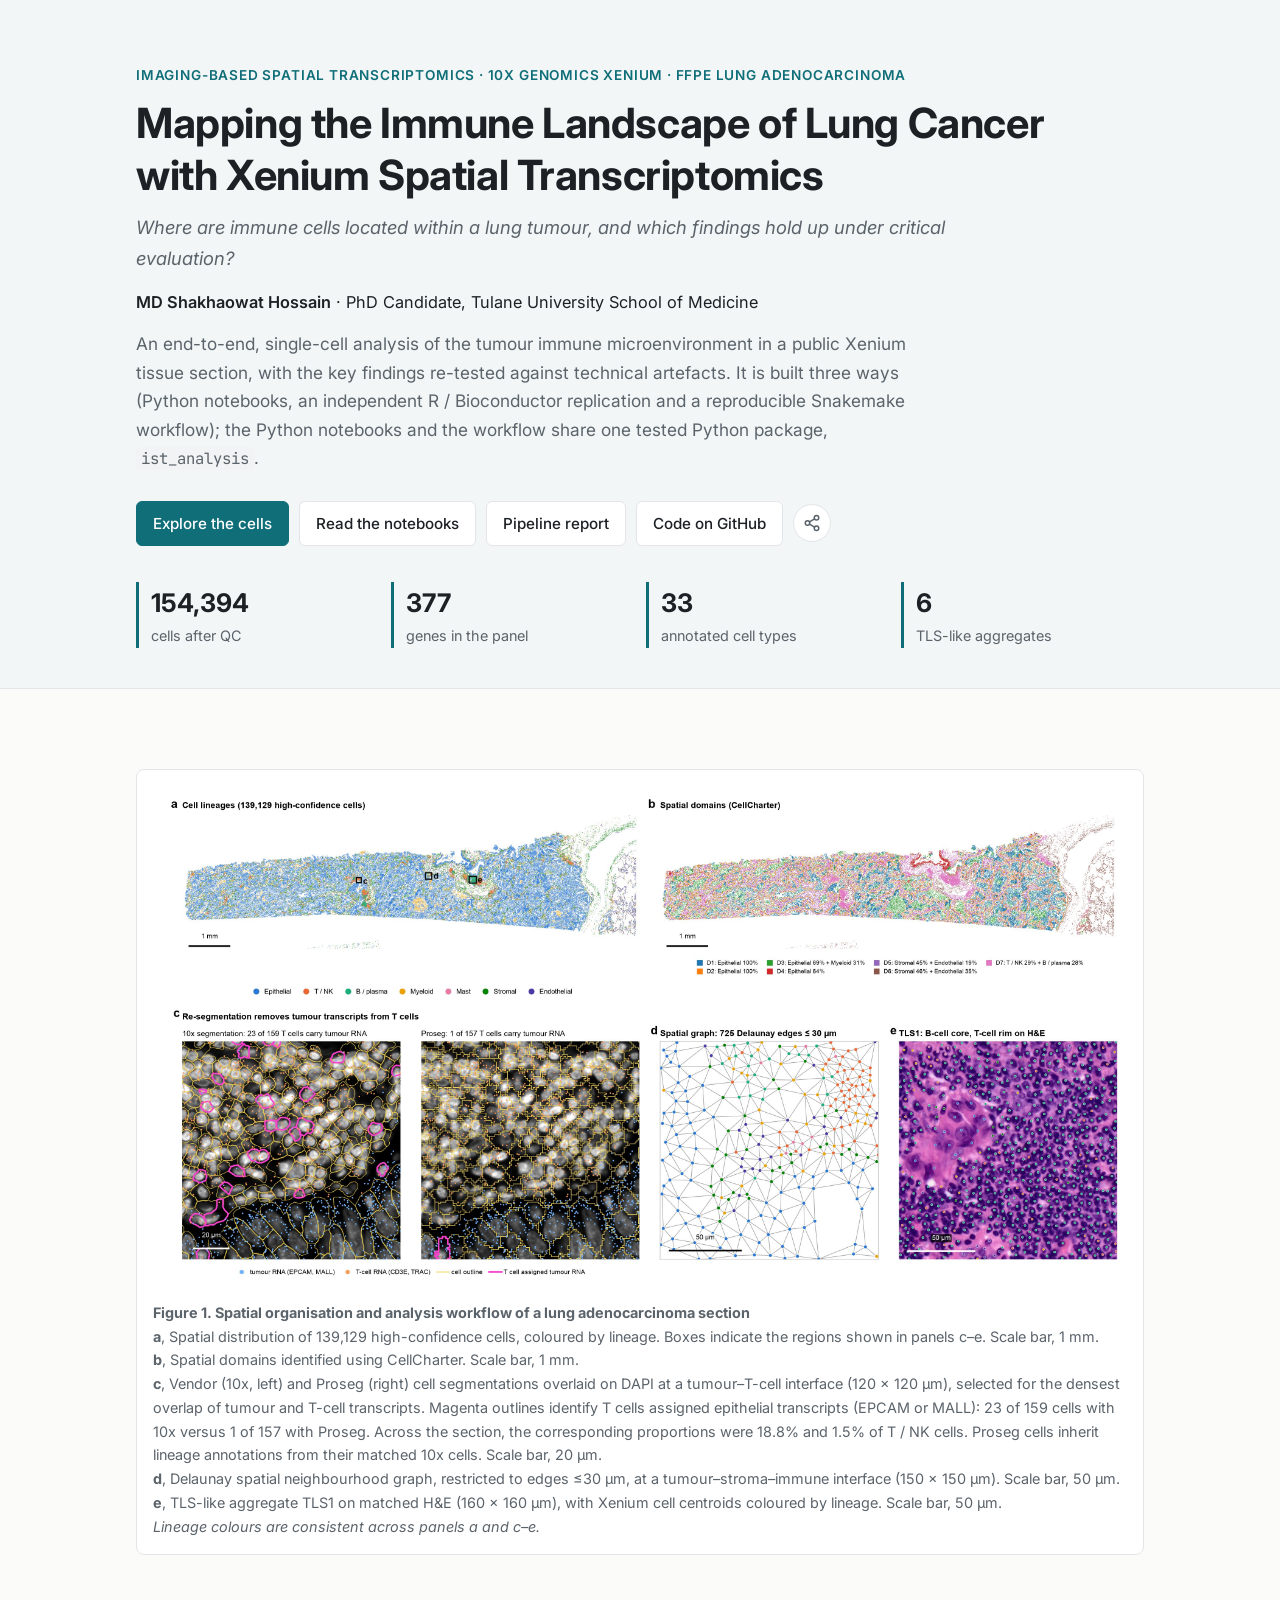
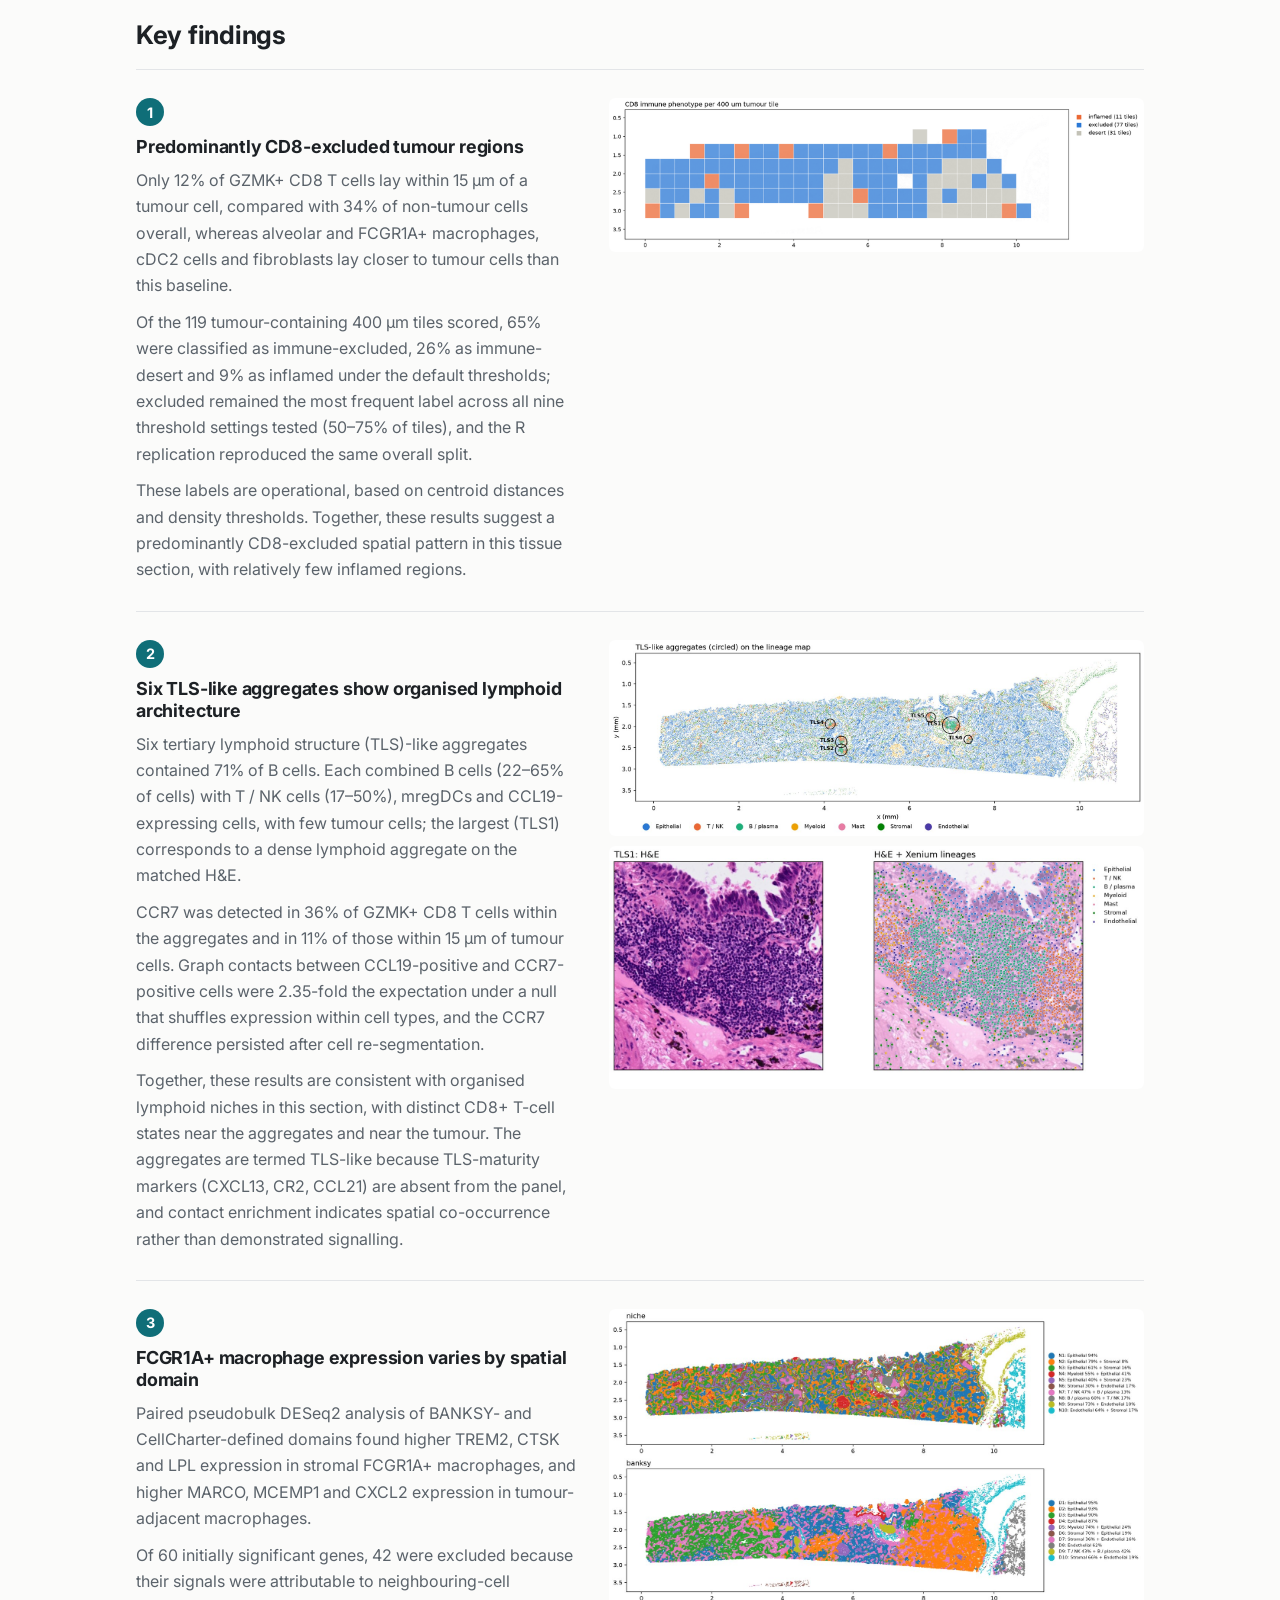
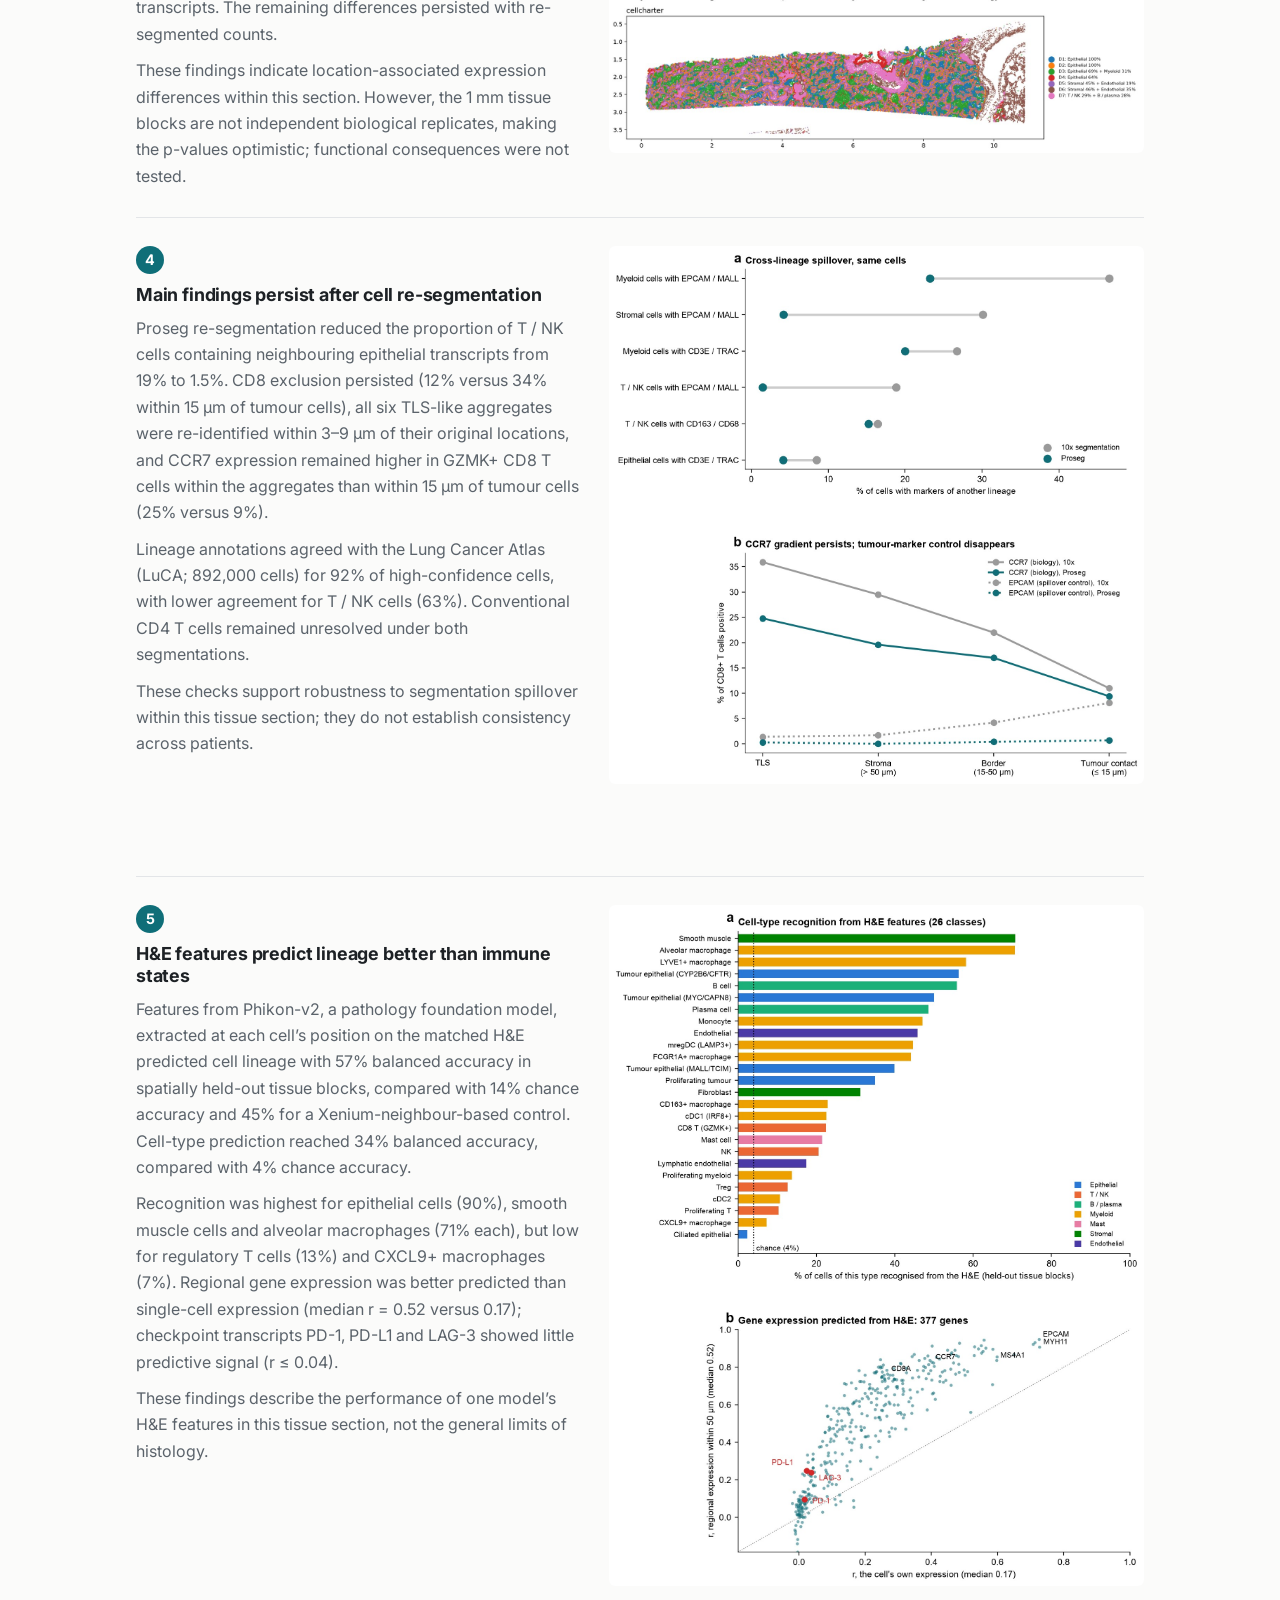
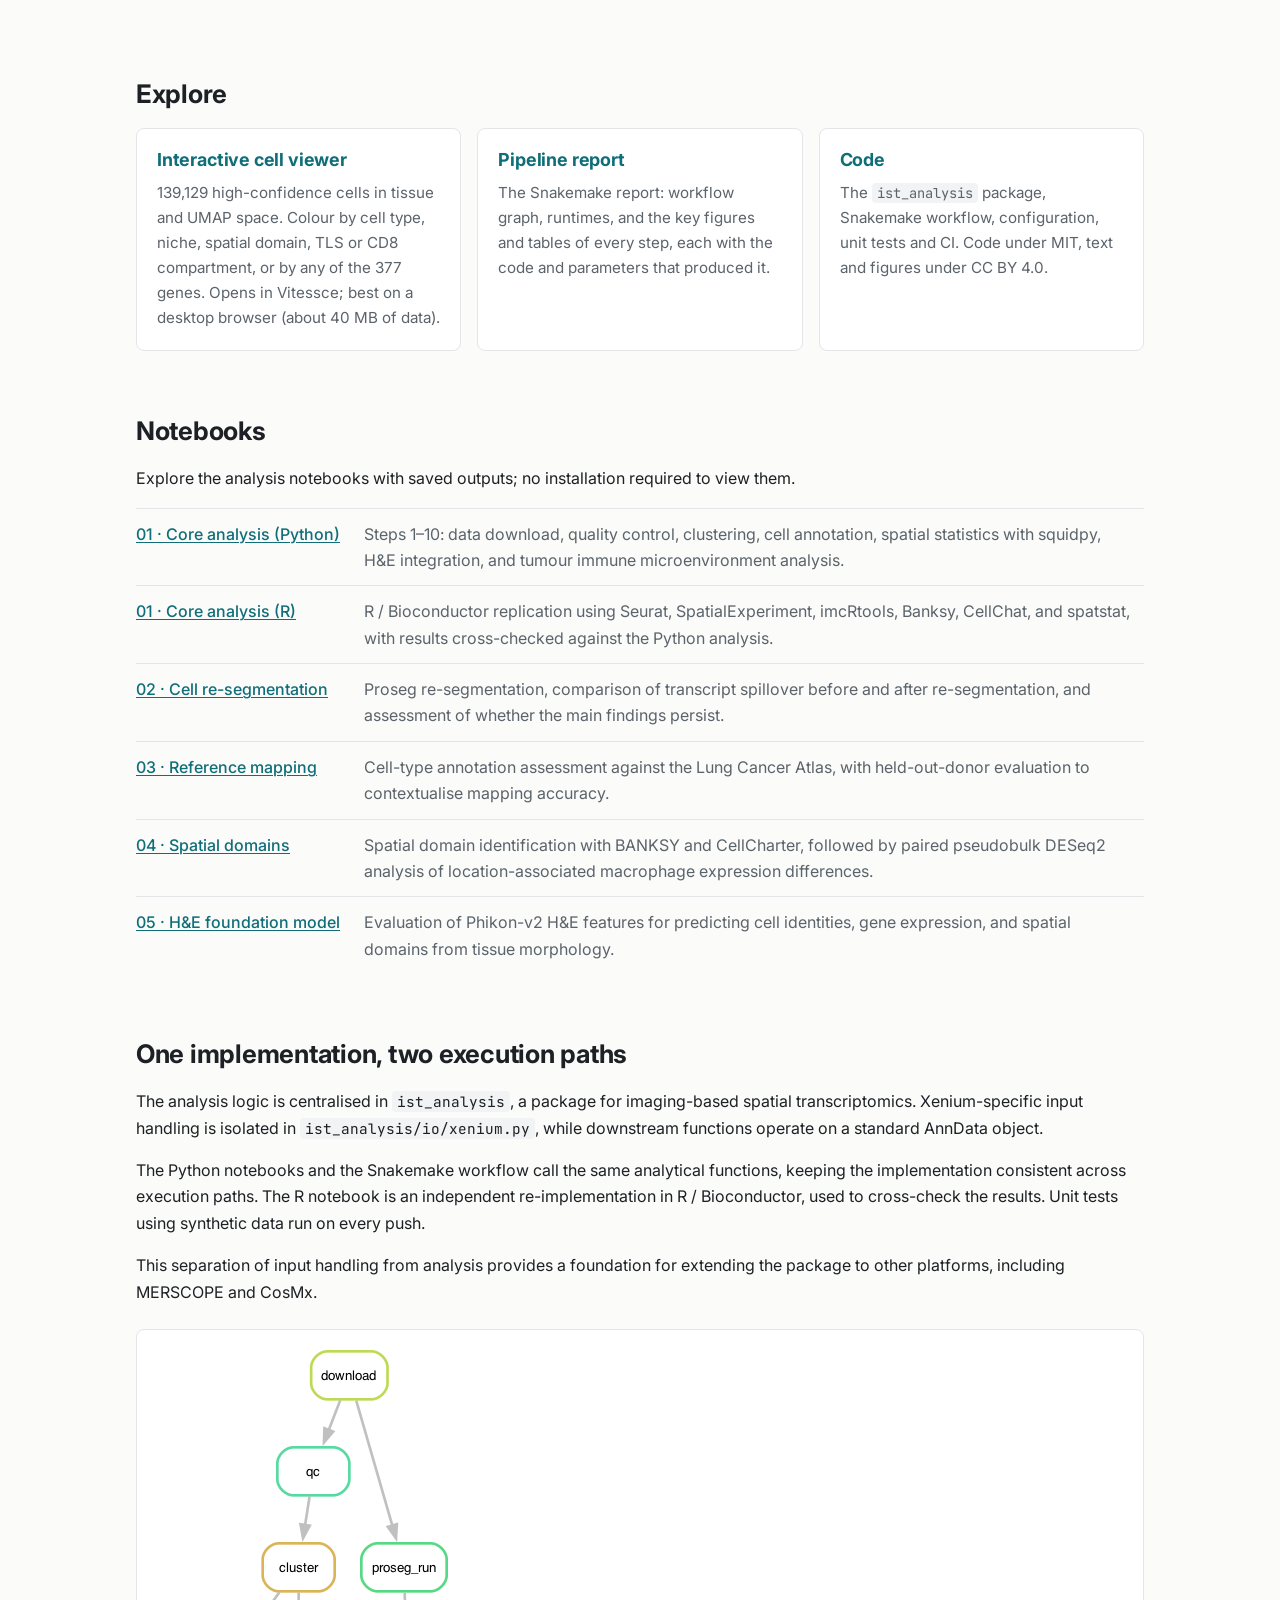
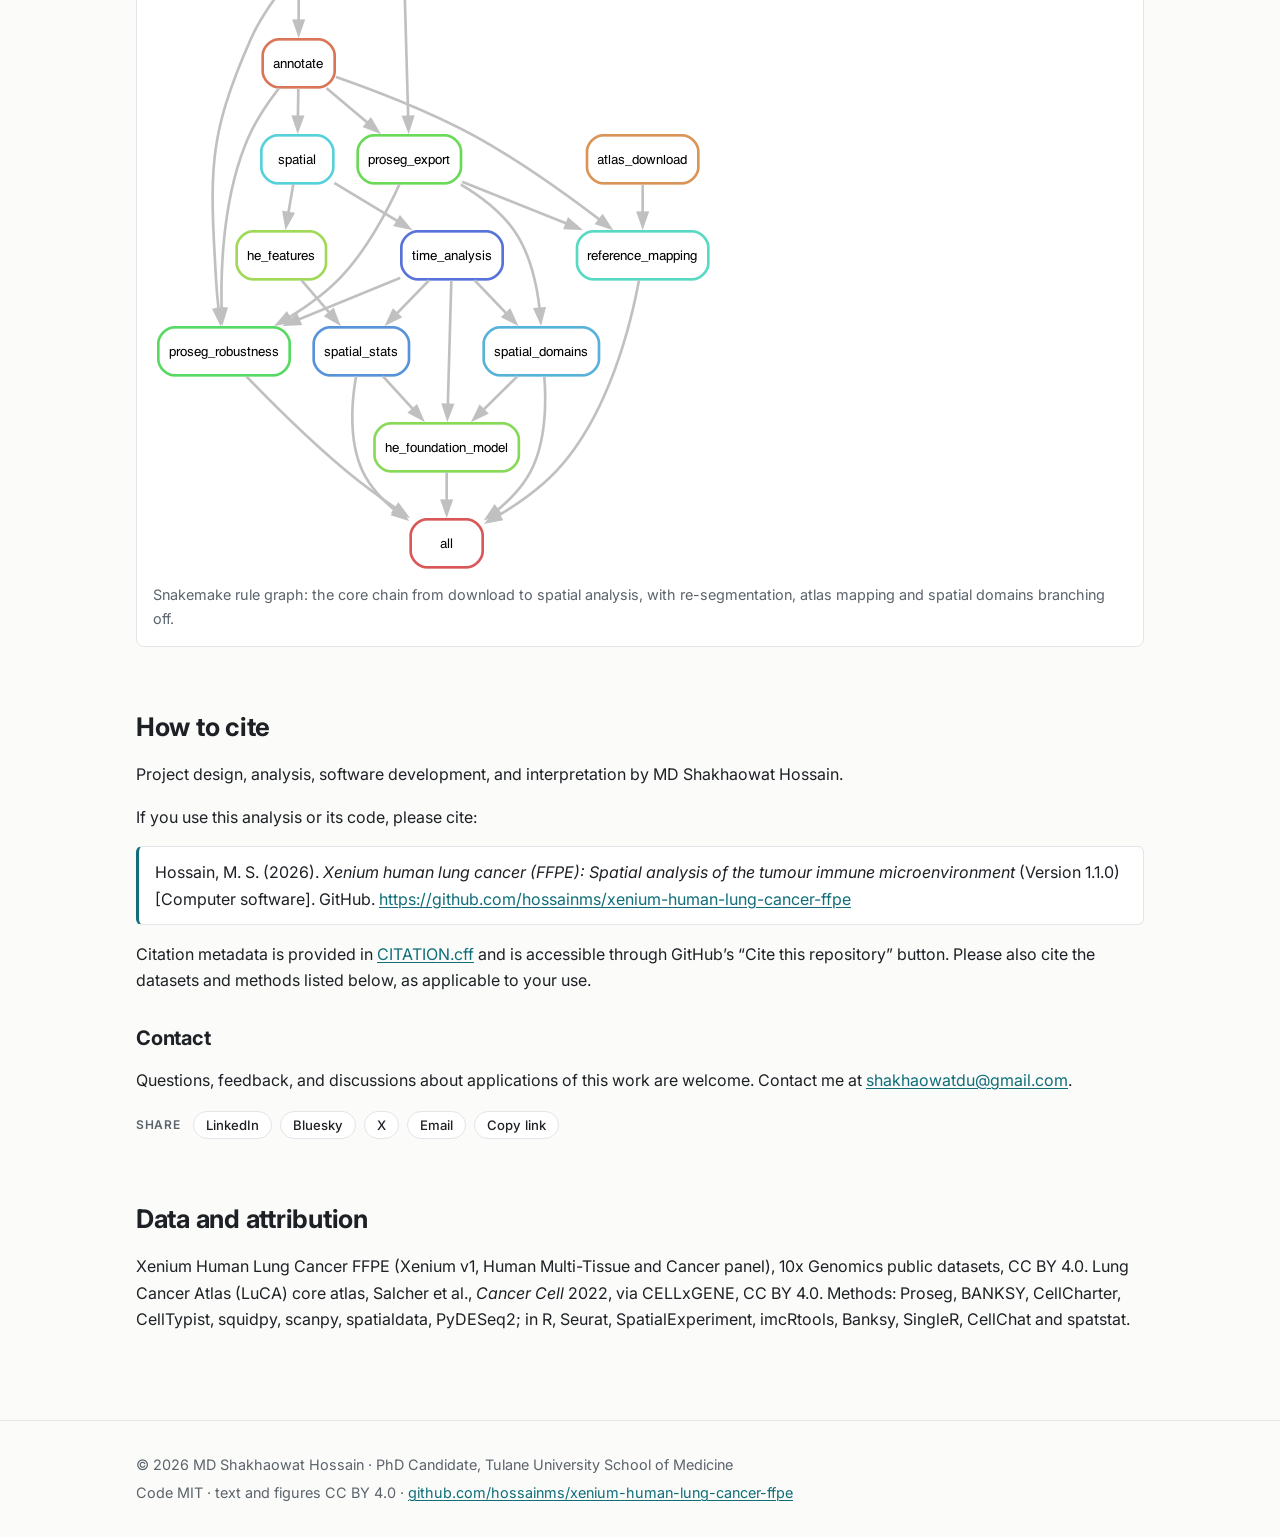
<file: index.html>
<!doctype html>
<html lang="en">

<head>
  <meta charset="utf-8">
  <meta name="viewport" content="width=device-width, initial-scale=1">
  <title>Xenium Lung Cancer Immune Landscape</title>
  <meta name="description"
    content="An end-to-end, single-cell analysis of the tumour immune microenvironment in a public 10x Genomics Xenium lung adenocarcinoma section, with the key findings re-tested against technical artefacts.">
  <meta property="og:type" content="website">
  <meta property="og:title" content="Mapping the Immune Landscape of Lung Cancer with Xenium Spatial Transcriptomics">
  <meta property="og:description"
    content="An end-to-end, single-cell analysis of the tumour immune microenvironment in a public 10x Genomics Xenium lung adenocarcinoma section, with the key findings re-tested against technical artefacts.">
  <meta property="og:url" content="https://hossainms.github.io/xenium-human-lung-cancer-ffpe/">
  <meta property="og:image"
    content="https://hossainms.github.io/xenium-human-lung-cancer-ffpe/images/overview_figure.jpg">
  <meta property="og:image:alt"
    content="Overview figure: cell lineages, spatial domains, segmentation on DAPI, a spatial neighbourhood graph and a tertiary lymphoid structure on H&amp;E">
  <meta name="twitter:card" content="summary_large_image">
  <meta name="author" content="MD Shakhaowat Hossain">
  <link rel="preconnect" href="https://fonts.googleapis.com">
  <link rel="preconnect" href="https://fonts.gstatic.com" crossorigin>
  <link
    href="https://fonts.googleapis.com/css2?family=Inter:wght@400;500;600;700&family=JetBrains+Mono:wght@400;500&display=swap"
    rel="stylesheet">
  <link rel="stylesheet" href="style.css">
</head>

<body>

  <header class="hero">
    <div class="wrap">
      <p class="eyebrow">Imaging-based spatial transcriptomics &middot; 10x Genomics Xenium &middot; FFPE lung
        adenocarcinoma</p>
      <h1>Mapping the Immune Landscape of Lung Cancer with Xenium Spatial Transcriptomics</h1>
      <p class="subtitle">Where are immune cells located within a lung tumour, and which findings hold up under critical
        evaluation?</p>
      <p class="byline"><strong>MD Shakhaowat Hossain</strong> &middot; PhD Candidate, Tulane University School of
        Medicine</p>
      <p class="lede">An end-to-end, single-cell analysis of the tumour immune microenvironment in a public Xenium
        tissue section,
        with the key findings re-tested against technical artefacts. It is built three ways (Python notebooks, an
        independent
        R / Bioconductor replication and a reproducible Snakemake workflow); the Python notebooks and the workflow share one tested Python package, <code>ist_analysis</code>.
      </p>
      <div class="actions">
        <a class="btn primary" href="https://vitessce.io/#?url=https://hossainms.github.io/xenium-human-lung-cancer-ffpe/viewer/config.json" target="_blank" rel="noopener noreferrer"
          title="Opens the interactive cell viewer in Vitessce (best on a desktop browser)">Explore the cells</a>
        <a class="btn" href="#notebooks">Read the notebooks</a>
        <a class="btn" href="report.html">Pipeline report</a>
        <a class="btn" href="https://github.com/hossainms/xenium-human-lung-cancer-ffpe">Code on GitHub</a>
        <details class="share-menu">
          <summary aria-label="Share this page" title="Share this page"><svg viewBox="0 0 24 24" width="18" height="18" fill="none" stroke="currentColor" stroke-width="2" stroke-linecap="round" stroke-linejoin="round" aria-hidden="true"><circle cx="18" cy="5" r="3"/><circle cx="6" cy="12" r="3"/><circle cx="18" cy="19" r="3"/><line x1="8.59" y1="13.51" x2="15.42" y2="17.49"/><line x1="15.41" y1="6.51" x2="8.59" y2="10.49"/></svg></summary>
          <div class="share-menu-panel" role="menu">
            <a role="menuitem" href="https://www.linkedin.com/sharing/share-offsite/?url=https%3A%2F%2Fhossainms.github.io%2Fxenium-human-lung-cancer-ffpe%2F" target="_blank" rel="noopener noreferrer">LinkedIn</a>
            <a role="menuitem" href="https://bsky.app/intent/compose?text=Mapping%20the%20Immune%20Landscape%20of%20Lung%20Cancer%20with%20Xenium%20Spatial%20Transcriptomics%20https%3A%2F%2Fhossainms.github.io%2Fxenium-human-lung-cancer-ffpe%2F" target="_blank" rel="noopener noreferrer">Bluesky</a>
            <a role="menuitem" href="https://x.com/intent/post?text=Mapping%20the%20Immune%20Landscape%20of%20Lung%20Cancer%20with%20Xenium%20Spatial%20Transcriptomics&amp;url=https%3A%2F%2Fhossainms.github.io%2Fxenium-human-lung-cancer-ffpe%2F" target="_blank" rel="noopener noreferrer">X</a>
            <a role="menuitem" href="mailto:?subject=Mapping%20the%20Immune%20Landscape%20of%20Lung%20Cancer%20with%20Xenium%20Spatial%20Transcriptomics&amp;body=An%20end-to-end%2C%20single-cell%20analysis%20of%20the%20tumour%20immune%20microenvironment%20in%20a%20public%2010x%20Genomics%20Xenium%20lung%20adenocarcinoma%20section.%0A%0Ahttps%3A%2F%2Fhossainms.github.io%2Fxenium-human-lung-cancer-ffpe%2F">Email</a>
            <button type="button" role="menuitem" data-copy-link>Copy link</button>
          </div>
        </details>
      </div>
      <dl class="stats">
        <div>
          <dt>154,394</dt>
          <dd>cells after QC</dd>
        </div>
        <div>
          <dt>377</dt>
          <dd>genes in the panel</dd>
        </div>
        <div>
          <dt>33</dt>
          <dd>annotated cell types</dd>
        </div>
        <div>
          <dt>6</dt>
          <dd>TLS-like aggregates</dd>
        </div>
      </dl>
    </div>
  </header>

  <main class="wrap">

    <section id="overview">
      <figure class="wide"><img src="images/overview_figure.jpg"
          alt="Overview figure: cell lineages, spatial domains, segmentation comparison, neighbourhood graph and a tertiary lymphoid structure on H&amp;E"
          loading="lazy">
        <figcaption><strong>Figure 1. Spatial organisation and analysis workflow of a lung adenocarcinoma section</strong><br><strong>a</strong>, Spatial distribution of 139,129 high-confidence cells, coloured by lineage. Boxes indicate the regions shown in panels c&ndash;e. Scale bar, 1 mm.<br><strong>b</strong>, Spatial domains identified using CellCharter. Scale bar, 1 mm.<br><strong>c</strong>, Vendor (10x, left) and Proseg (right) cell segmentations overlaid on DAPI at a tumour&ndash;T-cell interface (120 &times; 120 &micro;m), selected for the densest overlap of tumour and T-cell transcripts. Magenta outlines identify T cells assigned epithelial transcripts (EPCAM or MALL): 23 of 159 cells with 10x versus 1 of 157 with Proseg. Across the section, the corresponding proportions were 18.8% and 1.5% of T / NK cells. Proseg cells inherit lineage annotations from their matched 10x cells. Scale bar, 20 &micro;m.<br><strong>d</strong>, Delaunay spatial neighbourhood graph, restricted to edges &le;30 &micro;m, at a tumour&ndash;stroma&ndash;immune interface (150 &times; 150 &micro;m). Scale bar, 50 &micro;m.<br><strong>e</strong>, TLS-like aggregate TLS1 on matched H&amp;E (160 &times; 160 &micro;m), with Xenium cell centroids coloured by lineage. Scale bar, 50 &micro;m.<br><em>Lineage colours are consistent across panels a and c&ndash;e.</em></figcaption>
      </figure>
    </section>

    <section id="findings">
      <h2>Key findings</h2>

      <article class="finding">
        <div class="text">
          <span class="num">1</span>
          <h3>Predominantly CD8-excluded tumour regions</h3>
          <p>Only 12% of GZMK+ CD8 T cells lay within 15 &micro;m of a tumour cell, compared with 34% of non-tumour cells overall, whereas alveolar and FCGR1A+ macrophages, cDC2 cells and fibroblasts lay closer to tumour cells than this baseline.</p>
          <p>Of the 119 tumour-containing 400 &micro;m tiles scored, 65% were classified as immune-excluded, 26% as immune-desert and 9% as inflamed under the default thresholds; excluded remained the most frequent label across all nine threshold settings tested (50&ndash;75% of tiles), and the R replication reproduced the same overall split.</p>
          <p>These labels are operational, based on centroid distances and density thresholds. Together, these results suggest a predominantly CD8-excluded spatial pattern in this tissue section, with relatively few inflamed regions.</p>
        </div>
        <figure><img src="images/immune_phenotypes.png" alt="Map of immune phenotypes per 400 micrometre tumour tile"
            loading="lazy"></figure>
      </article>

      <article class="finding">
        <div class="text">
          <span class="num">2</span>
          <h3>Six TLS-like aggregates show organised lymphoid architecture</h3>
          <p>Six tertiary lymphoid structure (TLS)-like aggregates contained 71% of B cells. Each combined B cells (22&ndash;65% of cells) with T / NK cells (17&ndash;50%), mregDCs and CCL19-expressing cells, with few tumour cells; the largest (TLS1) corresponds to a dense lymphoid aggregate on the matched H&amp;E.</p>
          <p>CCR7 was detected in 36% of GZMK+ CD8 T cells within the aggregates and in 11% of those within 15 &micro;m of tumour cells. Graph contacts between CCL19-positive and CCR7-positive cells were 2.35-fold the expectation under a null that shuffles expression within cell types, and the CCR7 difference persisted after cell re-segmentation.</p>
          <p>Together, these results are consistent with organised lymphoid niches in this section, with distinct CD8+ T-cell states near the aggregates and near the tumour. The aggregates are termed TLS-like because TLS-maturity markers (CXCL13, CR2, CCL21) are absent from the panel, and contact enrichment indicates spatial co-occurrence rather than demonstrated signalling.</p>
        </div>
        <figure><img src="images/tls_lineage_map.jpg" alt="Cell lineage map with the TLS-like aggregates marked"
            loading="lazy">
          <img src="images/he_tls_window.jpg" alt="The largest TLS-like aggregate on the H&amp;E image" loading="lazy">
        </figure>
      </article>

      <article class="finding">
        <div class="text">
          <span class="num">3</span>
          <h3>FCGR1A+ macrophage expression varies by spatial domain</h3>
          <p>Paired pseudobulk DESeq2 analysis of BANKSY- and CellCharter-defined domains found higher TREM2, CTSK and
            LPL expression in stromal FCGR1A+ macrophages, and higher MARCO, MCEMP1 and CXCL2 expression in
            tumour-adjacent macrophages.</p>
          <p>Of 60 initially significant genes, 42 were excluded because their signals were attributable to
            neighbouring-cell transcripts. The remaining differences persisted with re-segmented counts.</p>
          <p>These findings indicate location-associated expression differences within this section. However, the 1 mm
            tissue blocks are not independent biological replicates, making the p-values optimistic; functional
            consequences were not tested.</p>
        </div>
        <figure><img src="images/spatial_domains.jpg" alt="Spatial domains from BANKSY and CellCharter" loading="lazy">
        </figure>
      </article>

      <article class="finding">
        <div class="text">
          <span class="num">4</span>
          <h3>Main findings persist after cell re-segmentation</h3>
          <p>Proseg re-segmentation reduced the proportion of T / NK cells containing neighbouring epithelial
            transcripts from 19% to 1.5%. CD8 exclusion persisted (12% versus 34% within 15 &micro;m of tumour cells),
            all six TLS-like aggregates were re-identified within 3&ndash;9 &micro;m of their original locations, and
            CCR7 expression remained higher in GZMK+ CD8 T cells within the aggregates than within 15 &micro;m of tumour cells (25% versus
            9%).</p>
          <p>Lineage annotations agreed with the Lung Cancer Atlas (LuCA; 892,000 cells) for 92% of high-confidence cells, with lower agreement for T / NK cells (63%). Conventional CD4 T cells remained unresolved under both segmentations.</p>
          <p>These checks support robustness to segmentation spillover within this tissue section; they do not establish
            consistency across patients.</p>
        </div>
        <figure><img src="images/resegmentation_robustness.jpg"
            alt="Left: percentage of cells carrying markers of another lineage under the 10x and Proseg segmentations. Right: CCR7 and the EPCAM spillover control in CD8+ T cells by tissue compartment under both segmentations"
            loading="lazy"></figure>
      </article>
    </section>

    <section id="he">
      <article class="finding">
        <div class="text">
          <span class="num">5</span>
          <h3>H&amp;E features predict lineage better than immune states</h3>
      <p>Features from Phikon-v2, a pathology foundation model, extracted at each cell’s position on the matched H&amp;E predicted cell lineage with 57% balanced accuracy in spatially held-out tissue blocks, compared with 14% chance accuracy and 45% for a Xenium-neighbour-based control. Cell-type prediction reached 34% balanced accuracy, compared with 4% chance accuracy.</p>
      <p>Recognition was highest for epithelial cells (90%), smooth muscle cells and alveolar macrophages (71% each), but low for regulatory T cells (13%) and CXCL9+ macrophages (7%). Regional gene expression was better predicted than single-cell expression (median r = 0.52 versus 0.17); checkpoint transcripts PD-1, PD-L1 and LAG-3 showed little predictive signal (r &le; 0.04).</p>
      <p>These findings describe the performance of one model’s H&amp;E features in this tissue section, not the general limits of histology.</p>
    </div>
    <figure><img src="images/he_foundation_model.jpg" alt="Top: percentage of cells of each of 26 cell types recognised from H&amp;E features, coloured by lineage, with the chance level. Bottom: for 377 genes, prediction accuracy from H&amp;E for each cell's own expression versus regional expression, with PD-1, PD-L1 and LAG-3 highlighted" loading="lazy"></figure>
      </article>
    </section>

    <section id="explore">
      <h2>Explore</h2>
      <div class="cards">
        <a class="card" href="https://vitessce.io/#?url=https://hossainms.github.io/xenium-human-lung-cancer-ffpe/viewer/config.json" target="_blank" rel="noopener noreferrer">
          <h3>Interactive cell viewer</h3>
          <p>139,129 high-confidence cells in tissue and UMAP space. Colour by cell type, niche, spatial domain, TLS or
            CD8 compartment, or by any of the 377 genes. Opens in Vitessce; best on a desktop
            browser (about 40 MB of data).</p>
        </a>
        <a class="card" href="report.html">
          <h3>Pipeline report</h3>
          <p>The Snakemake report: workflow graph, runtimes, and the key figures and tables of every step, each with the
            code
            and parameters that produced it.</p>
        </a>
        <a class="card" href="https://github.com/hossainms/xenium-human-lung-cancer-ffpe">
          <h3>Code</h3>
          <p>The <code>ist_analysis</code> package, Snakemake workflow, configuration, unit tests and CI. Code under
            MIT,
            text and figures under CC BY 4.0.</p>
        </a>
      </div>
    </section>

    <section id="notebooks">
      <h2>Notebooks</h2>
      <p>Explore the analysis notebooks with saved outputs; no installation required to view them.</p>
      <table class="list">
        <tbody>
          <tr>
            <td><a href="notebooks/01_core_python.html">01 &middot; Core analysis (Python)</a></td>
            <td>Steps 1&ndash;10: data download, quality control, clustering, cell annotation, spatial statistics with squidpy, H&amp;E integration, and tumour immune microenvironment analysis.</td>
          </tr>
          <tr>
            <td><a href="notebooks/01_core_R.html">01 &middot; Core analysis (R)</a></td>
            <td>R / Bioconductor replication using Seurat, SpatialExperiment, imcRtools, Banksy, CellChat, and spatstat, with results cross-checked against the Python analysis.</td>
          </tr>
          <tr>
            <td><a href="notebooks/02_resegmentation_proseg.html">02 &middot; Cell re-segmentation</a></td>
            <td>Proseg re-segmentation, comparison of transcript spillover before and after re-segmentation, and assessment of whether the main findings persist.</td>
          </tr>
          <tr>
            <td><a href="notebooks/03_reference_mapping.html">03 &middot; Reference mapping</a></td>
            <td>Cell-type annotation assessment against the Lung Cancer Atlas, with held-out-donor evaluation to contextualise mapping accuracy.</td>
          </tr>
          <tr>
            <td><a href="notebooks/04_spatial_domains.html">04 &middot; Spatial domains</a></td>
            <td>Spatial domain identification with BANKSY and CellCharter, followed by paired pseudobulk DESeq2 analysis of location-associated macrophage expression differences.</td>
          </tr>
          <tr>
            <td><a href="notebooks/05_he_foundation_model.html">05 &middot; H&amp;E foundation model</a></td>
            <td>Evaluation of Phikon-v2 H&amp;E features for predicting cell identities, gene expression, and spatial domains from tissue morphology.</td>
          </tr>
        </tbody>
      </table>
    </section>

    <section id="pipeline">
      <h2>One implementation, two execution paths</h2>
      <p>The analysis logic is centralised in <code>ist_analysis</code>, a package for imaging-based spatial transcriptomics.
        Xenium-specific input handling is isolated in <code>ist_analysis/io/xenium.py</code>, while downstream functions
        operate on a standard AnnData object.</p>
      <p>The Python notebooks and the Snakemake workflow call the same analytical functions, keeping the implementation
        consistent across execution paths. The R notebook is an independent re-implementation in R / Bioconductor, used to
        cross-check the results. Unit tests using synthetic data run on every push.</p>
      <p>This separation of input handling from analysis provides a foundation for extending the package to other platforms,
        including MERSCOPE and CosMx.</p>
      <figure class="wide"><img src="images/rulegraph.png" alt="Snakemake rule graph of the pipeline" loading="lazy">
        <figcaption>Snakemake rule graph: the core chain from download to spatial analysis, with re-segmentation, atlas
          mapping and spatial domains branching off.</figcaption>
      </figure>
    </section>

    <section id="cite">
      <h2>How to cite</h2>
      <p>Project design, analysis, software development, and interpretation by MD Shakhaowat Hossain.</p>
      <p>If you use this analysis or its code, please cite:</p>
      <p class="citation">Hossain, M. S. (2026). <em>Xenium human lung cancer (FFPE): Spatial analysis of the tumour immune
        microenvironment</em> (Version 1.1.0) [Computer software]. GitHub. <a href="https://github.com/hossainms/xenium-human-lung-cancer-ffpe">https://github.com/hossainms/xenium-human-lung-cancer-ffpe</a></p>
      <p>Citation metadata is provided in <a href="https://github.com/hossainms/xenium-human-lung-cancer-ffpe/blob/main/CITATION.cff">CITATION.cff</a> and is accessible through
        GitHub&rsquo;s &ldquo;Cite this repository&rdquo; button. Please also cite the datasets and methods listed below, as
        applicable to your use.</p>
      <h2 class="subhead">Contact</h2>
      <p>Questions, feedback, and discussions about applications of this work are welcome. Contact me at
        <a href="mailto:shakhaowatdu@gmail.com">shakhaowatdu@gmail.com</a>.</p>
      <div class="share-row" data-url="https://hossainms.github.io/xenium-human-lung-cancer-ffpe/" data-title="Mapping the Immune Landscape of Lung Cancer with Xenium Spatial Transcriptomics">
    <span class="share-label">Share</span>
    <button type="button" class="share-pill" data-native-share hidden>Share&hellip;</button>
    <a class="share-pill" href="https://www.linkedin.com/sharing/share-offsite/?url=https%3A%2F%2Fhossainms.github.io%2Fxenium-human-lung-cancer-ffpe%2F" target="_blank" rel="noopener noreferrer">LinkedIn</a>
    <a class="share-pill" href="https://bsky.app/intent/compose?text=Mapping%20the%20Immune%20Landscape%20of%20Lung%20Cancer%20with%20Xenium%20Spatial%20Transcriptomics%20https%3A%2F%2Fhossainms.github.io%2Fxenium-human-lung-cancer-ffpe%2F" target="_blank" rel="noopener noreferrer">Bluesky</a>
    <a class="share-pill" href="https://x.com/intent/post?text=Mapping%20the%20Immune%20Landscape%20of%20Lung%20Cancer%20with%20Xenium%20Spatial%20Transcriptomics&amp;url=https%3A%2F%2Fhossainms.github.io%2Fxenium-human-lung-cancer-ffpe%2F" target="_blank" rel="noopener noreferrer">X</a>
    <a class="share-pill" href="mailto:?subject=Mapping%20the%20Immune%20Landscape%20of%20Lung%20Cancer%20with%20Xenium%20Spatial%20Transcriptomics&amp;body=An%20end-to-end%2C%20single-cell%20analysis%20of%20the%20tumour%20immune%20microenvironment%20in%20a%20public%2010x%20Genomics%20Xenium%20lung%20adenocarcinoma%20section.%0A%0Ahttps%3A%2F%2Fhossainms.github.io%2Fxenium-human-lung-cancer-ffpe%2F">Email</a>
    <button type="button" class="share-pill" data-copy-link>Copy link</button>
  </div>
  <script>
    (function () {
      var url = "https://hossainms.github.io/xenium-human-lung-cancer-ffpe/", title = "Mapping the Immune Landscape of Lung Cancer with Xenium Spatial Transcriptomics";
      var canShare = typeof navigator.share === "function";
      function copyTo(btn, after) {
        (navigator.clipboard ? navigator.clipboard.writeText(url) : Promise.reject()).then(
          function () { btn.textContent = "Link copied"; }, function () { btn.textContent = url; });
        setTimeout(function () { btn.textContent = "Copy link"; if (after) after(); }, 1500);
      }
      document.querySelectorAll(".share-row").forEach(function (row) {
        var nat = row.querySelector("[data-native-share]");
        if (nat && canShare) { nat.hidden = false; nat.onclick = function () { navigator.share({ title: title, url: url }).catch(function () {}); }; }
        var copy = row.querySelector("[data-copy-link]");
        if (copy) copy.onclick = function () { copyTo(copy); };
      });
      document.querySelectorAll("details.share-menu").forEach(function (menu) {
        var summary = menu.querySelector("summary");
        if (canShare && window.matchMedia("(pointer: coarse)").matches) {
          summary.addEventListener("click", function (e) { e.preventDefault(); navigator.share({ title: title, url: url }).catch(function () {}); });
        }
        var copy = menu.querySelector("[data-copy-link]");
        if (copy) copy.onclick = function () { copyTo(copy, function () { menu.open = false; }); };
        document.addEventListener("click", function (e) { if (menu.open && !menu.contains(e.target)) menu.open = false; });
        document.addEventListener("keydown", function (e) { if (e.key === "Escape") menu.open = false; });
      });
    })();
  </script>
</section>

    <section id="data">
      <h2>Data and attribution</h2>
      <p>Xenium Human Lung Cancer FFPE (Xenium v1, Human Multi-Tissue and Cancer panel), 10x Genomics public datasets,
        CC BY 4.0. Lung Cancer Atlas (LuCA) core atlas, Salcher et al., <em>Cancer Cell</em> 2022, via CELLxGENE, CC BY
        4.0.
        Methods: Proseg, BANKSY, CellCharter, CellTypist, squidpy, scanpy, spatialdata, PyDESeq2; in R, Seurat,
        SpatialExperiment, imcRtools, Banksy, SingleR, CellChat and spatstat.</p>
    </section>

  </main>

  <footer>
    <div class="wrap">
      <p>&copy; 2026 MD Shakhaowat Hossain &middot; PhD Candidate, Tulane University School of Medicine</p>
      <p>Code MIT &middot; text and figures CC BY 4.0 &middot;
        <a
          href="https://github.com/hossainms/xenium-human-lung-cancer-ffpe">github.com/hossainms/xenium-human-lung-cancer-ffpe</a>
      </p>
    </div>
  </footer>

</body>

</html>
</file>
<file: style.css>
:root {
  --bg: #fbfbfa;
  --surface: #ffffff;
  --text: #1d2125;
  --muted: #5b636b;
  --line: #e3e5e8;
  --accent: #0f6e78;
  --accent-text: #ffffff;
  --code-bg: #f1f3f4;
  --hero-bg: #f2f6f6;
}
@media (prefers-color-scheme: dark) {
  :root:not([data-theme="light"]) {
    --bg: #14171a;
    --surface: #1b1f23;
    --text: #e6e8ea;
    --muted: #a0a8b0;
    --line: #2d3338;
    --accent: #5fc3cc;
    --accent-text: #0d1416;
    --code-bg: #242a2f;
    --hero-bg: #172024;
  }
}
:root[data-theme="dark"] {
  --bg: #14171a; --surface: #1b1f23; --text: #e6e8ea; --muted: #a0a8b0; --line: #2d3338;
  --accent: #5fc3cc; --accent-text: #0d1416; --code-bg: #242a2f; --hero-bg: #172024;
}

* { box-sizing: border-box; }
html { scroll-behavior: smooth; }
body {
  margin: 0;
  background: var(--bg);
  color: var(--text);
  font: 16px/1.65 Inter, system-ui, -apple-system, "Segoe UI", sans-serif;
  -webkit-font-smoothing: antialiased;
}
.wrap { max-width: 1040px; margin: 0 auto; padding: 0 16px; }
a { color: var(--accent); text-decoration-thickness: 1px; text-underline-offset: 2px; }
code { font: 0.9em "JetBrains Mono", ui-monospace, monospace; background: var(--code-bg); padding: 1px 5px; border-radius: 4px; }
h1, h2, h3 { line-height: 1.25; letter-spacing: -0.01em; }
h2 { font-size: 1.6rem; margin: 0 0 18px; }
h3 { font-size: 1.12rem; margin: 0 0 8px; }
section { padding: 56px 0 8px; }
img { max-width: 100%; height: auto; display: block; border-radius: 6px; }

/* hero */
.hero { background: var(--hero-bg); border-bottom: 1px solid var(--line); padding: 64px 0 40px; }
.eyebrow { color: var(--accent); font-weight: 600; font-size: 0.85rem; text-transform: uppercase; letter-spacing: 0.06em; margin: 0 0 12px; }
.hero h1 { font-size: clamp(1.8rem, 4vw, 2.6rem); margin: 0 0 16px; max-width: 22em; }
.subtitle { color: var(--muted); font-size: 1.15rem; font-style: italic; margin: -6px 0 16px; max-width: 44em; }
.byline { font-size: 1.02rem; margin: 0 0 14px; }
.byline strong { font-weight: 600; }
.citation { background: var(--surface); border: 1px solid var(--line); border-left: 3px solid var(--accent); border-radius: 6px; padding: 12px 16px; }
.lede { color: var(--muted); font-size: 1.08rem; max-width: 46em; margin: 0 0 28px; }
.actions { display: flex; flex-wrap: wrap; gap: 10px; margin-bottom: 36px; }
.btn {
  display: inline-block; padding: 9px 16px; border-radius: 6px; border: 1px solid var(--line);
  background: var(--surface); color: var(--text); text-decoration: none; font-weight: 500; font-size: 0.95rem;
}
.btn:hover { border-color: var(--accent); }
.btn.primary { background: var(--accent); border-color: var(--accent); color: var(--accent-text); }
.stats { display: grid; grid-template-columns: repeat(4, 1fr); gap: 12px; margin: 0; }
.stats div { border-left: 3px solid var(--accent); padding-left: 12px; }
.stats dt { font-size: 1.6rem; font-weight: 700; }
.stats dd { margin: 0; color: var(--muted); font-size: 0.9rem; }

/* findings */
.finding {
  display: grid; grid-template-columns: minmax(0, 5fr) minmax(0, 6fr); gap: 28px; align-items: start;
  padding: 28px 0; border-top: 1px solid var(--line);
}
.finding.plain { grid-template-columns: 1fr; }
.finding.plain .text { max-width: 46em; }
.finding figure { margin: 0; display: grid; gap: 10px; }
.finding p { color: var(--muted); margin: 0; }
.finding p + p { margin-top: 10px; }
.num {
  display: inline-grid; place-items: center; width: 28px; height: 28px; border-radius: 50%;
  background: var(--accent); color: var(--accent-text); font-weight: 700; font-size: 0.9rem; margin-bottom: 10px;
}

/* cards */
.cards { display: grid; grid-template-columns: repeat(3, 1fr); gap: 16px; }
.card {
  display: block; background: var(--surface); border: 1px solid var(--line); border-radius: 8px; padding: 20px;
  color: var(--text); text-decoration: none;
}
.card:hover { border-color: var(--accent); }
.card h3 { color: var(--accent); }
.card p { color: var(--muted); margin: 0; font-size: 0.95rem; }

/* notebook list */
.list { width: 100%; border-collapse: collapse; }
.list td { padding: 12px 10px 12px 0; border-top: 1px solid var(--line); vertical-align: top; }
.list td:first-child { white-space: nowrap; font-weight: 500; padding-right: 24px; }
.list td:last-child { color: var(--muted); }

figure.wide { margin: 24px 0 0; background: #ffffff; border: 1px solid var(--line); border-radius: 8px; padding: 16px; }
figure.wide figcaption { color: #5b636b; font-size: 0.9rem; margin-top: 10px; }

footer { margin-top: 64px; padding: 28px 0; border-top: 1px solid var(--line); color: var(--muted); font-size: 0.9rem; }
footer p { margin: 4px 0; }

@media (max-width: 760px) {
  .hero { padding: 40px 0 28px; }
  .stats { grid-template-columns: repeat(2, 1fr); }
  .finding { grid-template-columns: 1fr; gap: 16px; }
  .cards { grid-template-columns: 1fr; }
  .list td { display: block; padding: 4px 0; border: 0; }
  .list tr { display: block; border-top: 1px solid var(--line); padding: 10px 0; }
  .list td:first-child { white-space: normal; }
}

/* share row: plain links, no third-party scripts */
.share-row { display: flex; flex-wrap: wrap; align-items: center; gap: 8px; margin-top: 18px; }
.share-label { color: var(--muted); font-size: 0.75rem; font-weight: 600; letter-spacing: 0.06em; text-transform: uppercase; margin-right: 4px; }
.share-pill { font: 500 0.82rem Inter, system-ui, sans-serif; padding: 5px 12px; border-radius: 999px; border: 1px solid var(--line);
  background: var(--surface); color: var(--text); text-decoration: none; cursor: pointer; }
.share-pill:hover { border-color: var(--accent); }

/* share icon menu (top of page) */
.share-menu { position: relative; display: inline-block; align-self: center; }
.share-menu summary { list-style: none; cursor: pointer; display: inline-flex; align-items: center; justify-content: center;
  width: 38px; height: 38px; border-radius: 999px; border: 1px solid var(--line); color: var(--muted); background: var(--surface); }
.share-menu summary::-webkit-details-marker { display: none; }
.share-menu summary:hover, .share-menu[open] summary { border-color: var(--accent); color: var(--accent); }
.share-menu-panel { position: absolute; left: 0; top: calc(100% + 6px); z-index: 30; min-width: 150px; padding: 6px; display: flex;
  flex-direction: column; border-radius: 10px; border: 1px solid var(--line); background: var(--surface); box-shadow: 0 8px 24px rgba(0,0,0,.25); }
.share-menu-panel a, .share-menu-panel button { text-align: left; font: 500 0.85rem Inter, system-ui, sans-serif; padding: 6px 10px;
  border-radius: 6px; color: var(--text); background: none; border: 0; cursor: pointer; text-decoration: none; }
.share-menu-panel a:hover, .share-menu-panel button:hover { background: var(--bg); color: var(--accent); }

/* second heading inside a section (e.g. Contact under How to cite) */
h2.subhead { font-size: 1.25rem; margin: 32px 0 12px; }
</file>
